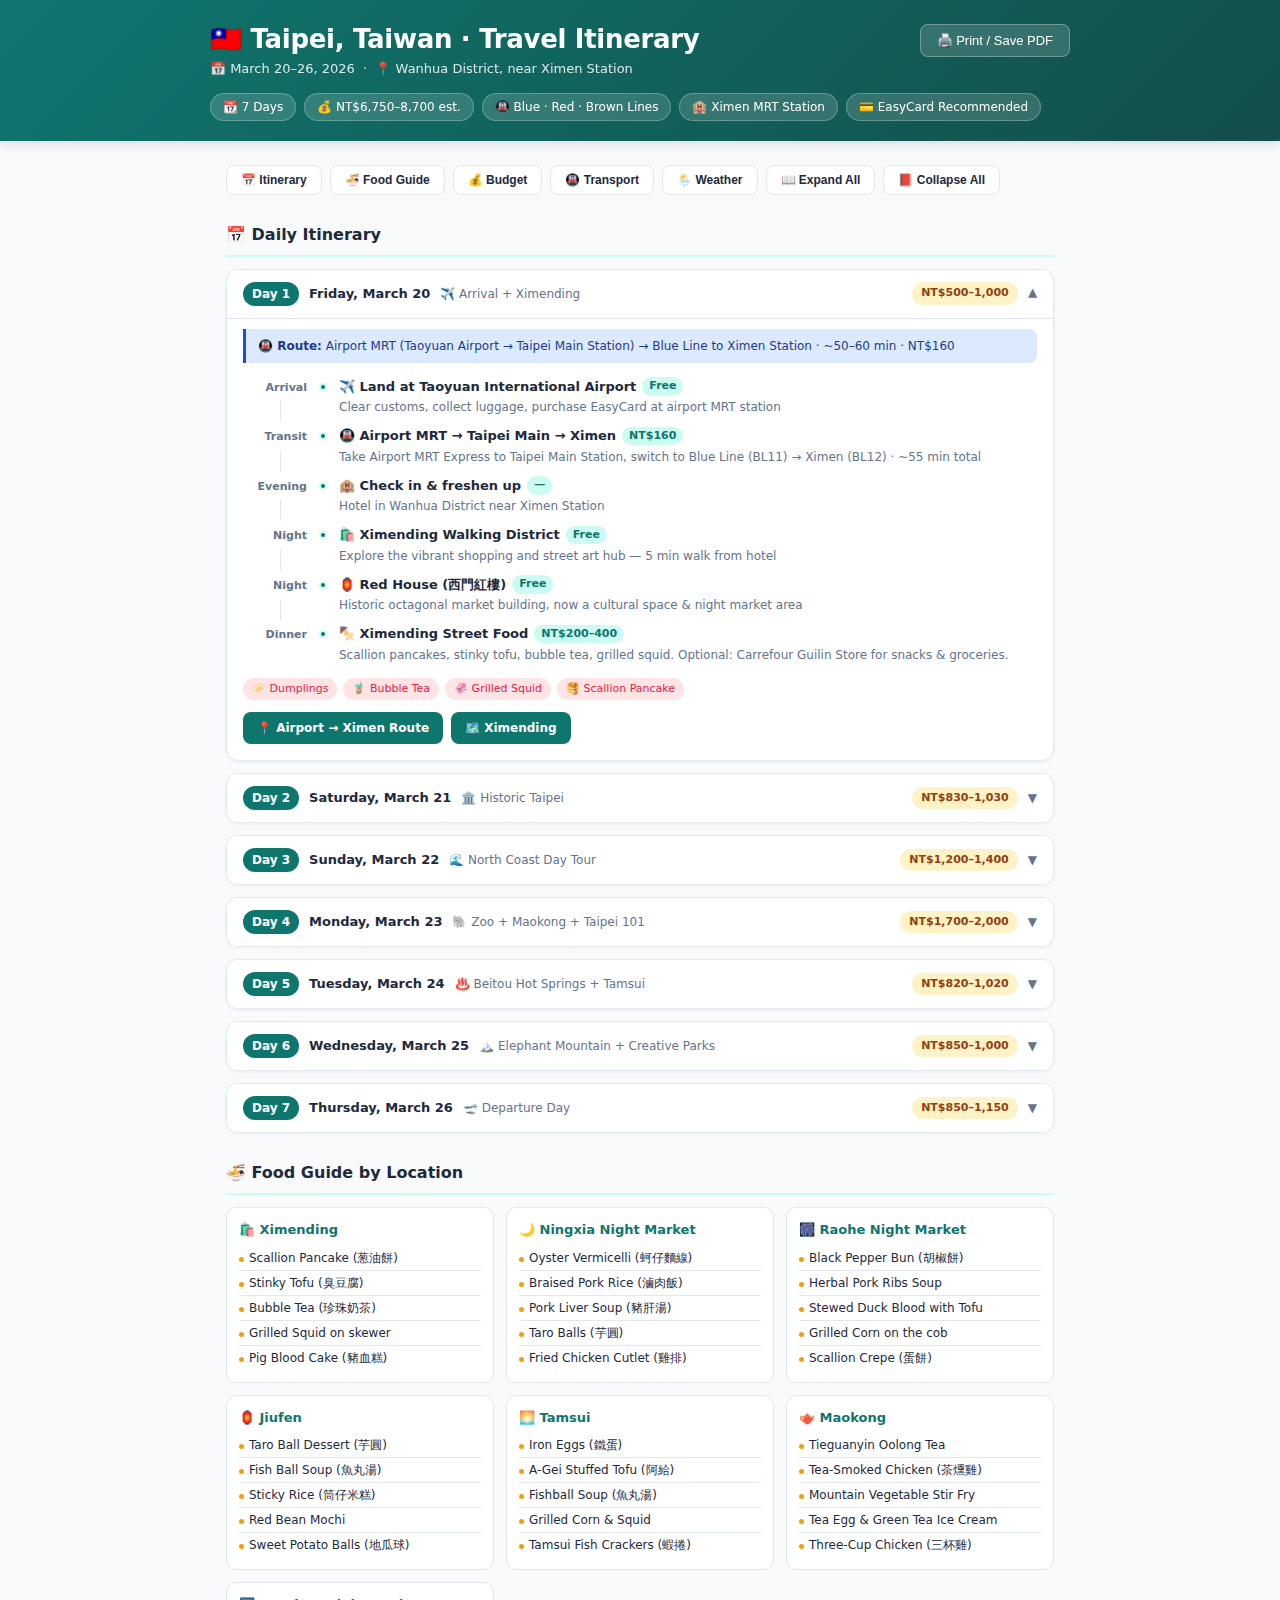
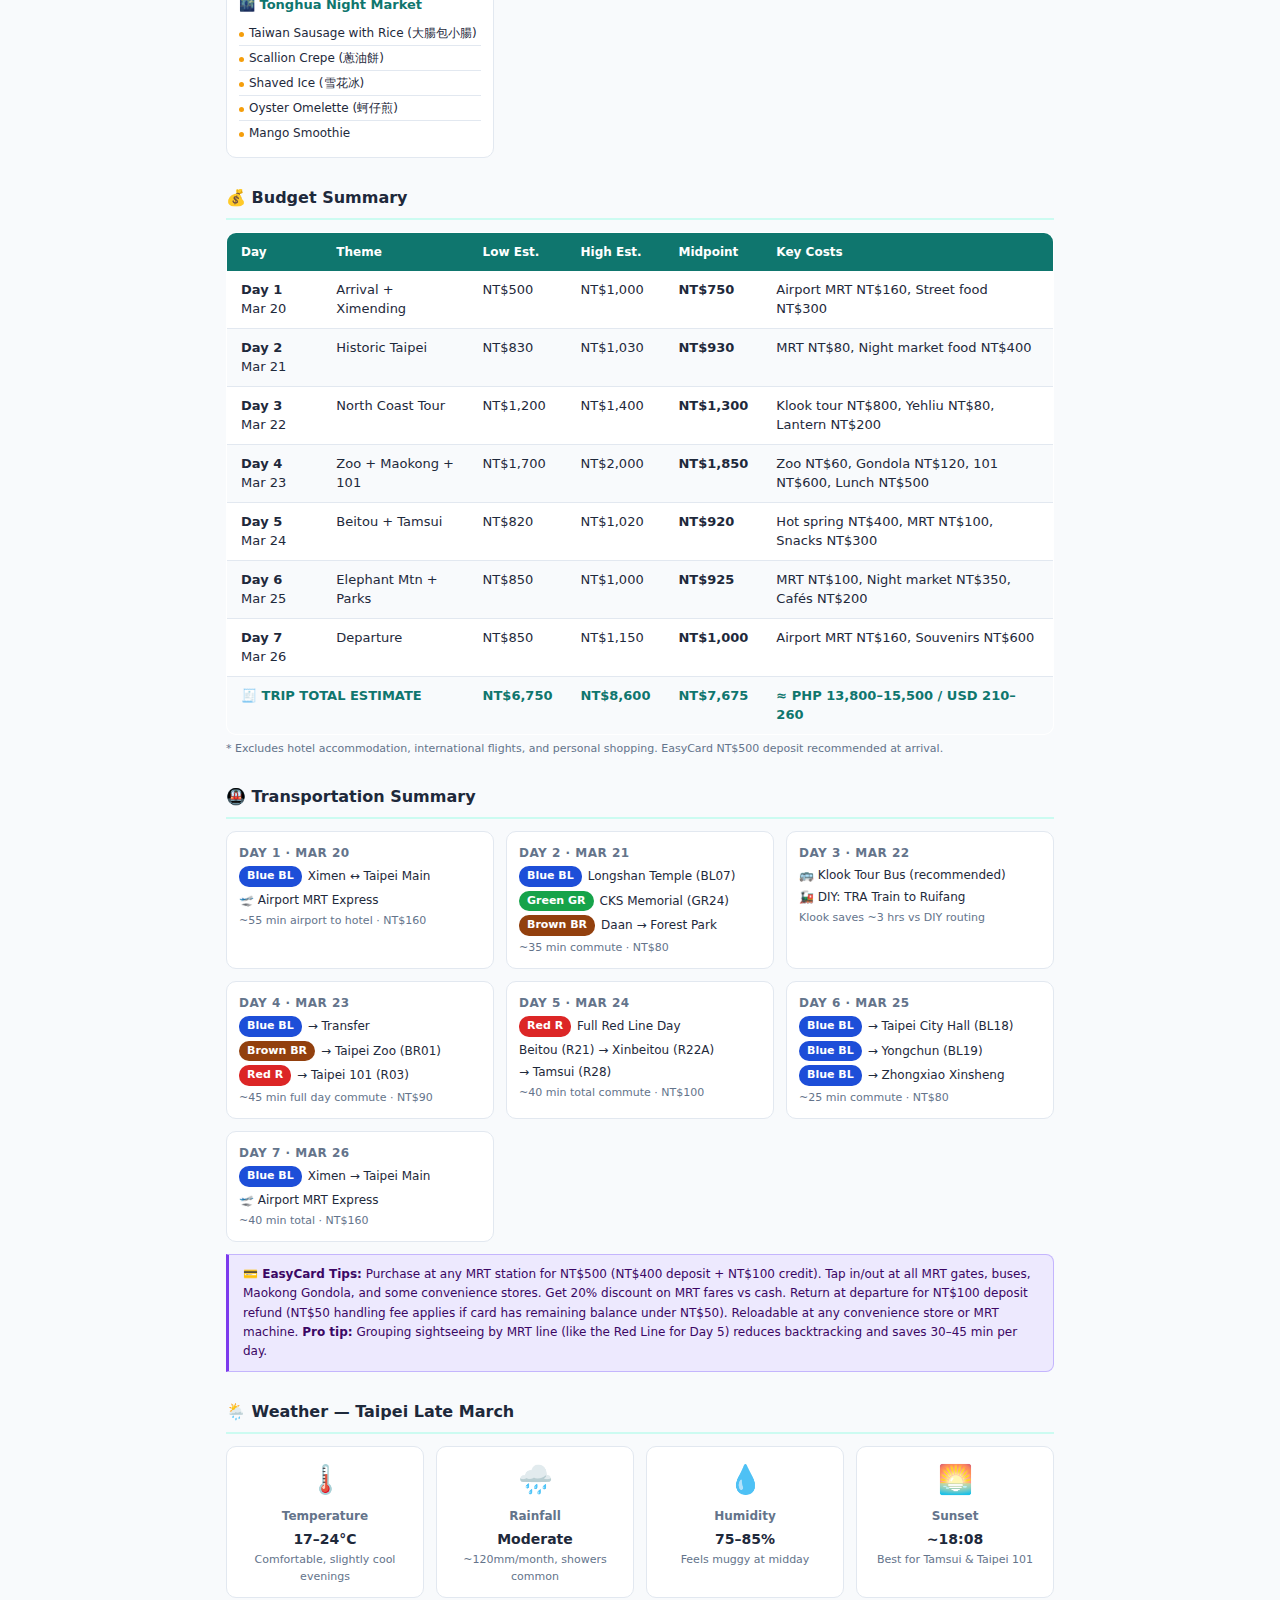
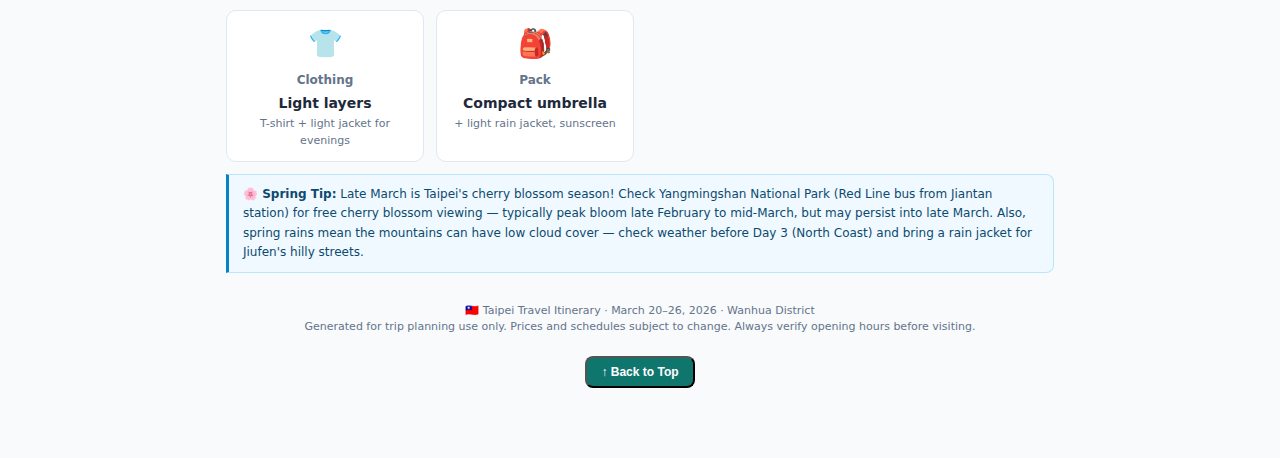
<file: travel.html>
<!DOCTYPE html>
<html lang="en">
<head>
<meta charset="UTF-8">
<meta name="viewport" content="width=device-width, initial-scale=1.0">
<title>Taipei Travel Itinerary · March 20–26, 2026</title>
<style>
  :root {
    --primary: #0f766e;
    --primary-light: #ccfbf1;
    --accent: #f59e0b;
    --accent-light: #fef3c7;
    --text: #1e293b;
    --text-muted: #64748b;
    --border: #e2e8f0;
    --bg: #f8fafc;
    --card: #ffffff;
    --blue: #1d4ed8;
    --blue-light: #dbeafe;
    --rose: #e11d48;
    --rose-light: #ffe4e6;
    --purple: #7c3aed;
    --purple-light: #ede9fe;
  }

  * { box-sizing: border-box; margin: 0; padding: 0; }

  body {
    font-family: -apple-system, BlinkMacSystemFont, 'Segoe UI', system-ui, sans-serif;
    background: var(--bg);
    color: var(--text);
    font-size: 14px;
    line-height: 1.5;
  }

  /* HEADER */
  .site-header {
    background: linear-gradient(135deg, #0f766e 0%, #134e4a 100%);
    color: white;
    padding: 24px 16px 20px;
    position: sticky;
    top: 0;
    z-index: 100;
    box-shadow: 0 2px 12px rgba(0,0,0,0.15);
  }

  .header-inner {
    max-width: 860px;
    margin: 0 auto;
  }

  .header-top {
    display: flex;
    align-items: flex-start;
    justify-content: space-between;
    flex-wrap: wrap;
    gap: 12px;
    margin-bottom: 14px;
  }

  .trip-title {
    font-size: clamp(18px, 4vw, 26px);
    font-weight: 700;
    letter-spacing: -0.3px;
    line-height: 1.2;
  }

  .trip-subtitle {
    font-size: 13px;
    opacity: 0.85;
    margin-top: 4px;
  }

  .print-btn {
    background: rgba(255,255,255,0.15);
    border: 1px solid rgba(255,255,255,0.3);
    color: white;
    padding: 8px 16px;
    border-radius: 8px;
    cursor: pointer;
    font-size: 13px;
    font-weight: 500;
    display: flex;
    align-items: center;
    gap: 6px;
    transition: background 0.2s;
    white-space: nowrap;
    flex-shrink: 0;
  }

  .print-btn:hover { background: rgba(255,255,255,0.25); }

  .badges {
    display: flex;
    flex-wrap: wrap;
    gap: 8px;
  }

  .badge {
    background: rgba(255,255,255,0.15);
    border: 1px solid rgba(255,255,255,0.25);
    border-radius: 20px;
    padding: 4px 12px;
    font-size: 12px;
    font-weight: 500;
    display: flex;
    align-items: center;
    gap: 5px;
  }

  /* MAIN */
  .main {
    max-width: 860px;
    margin: 0 auto;
    padding: 20px 16px 60px;
  }

  /* SECTION TITLES */
  .section-title {
    font-size: 16px;
    font-weight: 700;
    color: var(--text);
    margin: 28px 0 12px;
    display: flex;
    align-items: center;
    gap: 8px;
    padding-bottom: 8px;
    border-bottom: 2px solid var(--primary-light);
  }

  /* DAY CARDS */
  .day-card {
    background: var(--card);
    border: 1px solid var(--border);
    border-radius: 12px;
    margin-bottom: 12px;
    overflow: hidden;
    box-shadow: 0 1px 4px rgba(0,0,0,0.05);
    page-break-inside: avoid;
    break-inside: avoid;
  }

  .day-header {
    display: flex;
    align-items: center;
    justify-content: space-between;
    padding: 12px 16px;
    cursor: pointer;
    user-select: none;
    background: var(--card);
    transition: background 0.15s;
    gap: 10px;
    flex-wrap: wrap;
  }

  .day-header:hover { background: #f1f5f9; }

  .day-header-left {
    display: flex;
    align-items: center;
    gap: 10px;
    flex-wrap: wrap;
    flex: 1;
    min-width: 0;
  }

  .day-number {
    background: var(--primary);
    color: white;
    font-size: 12px;
    font-weight: 700;
    padding: 3px 9px;
    border-radius: 20px;
    white-space: nowrap;
  }

  .day-date {
    font-size: 13px;
    font-weight: 600;
    color: var(--text);
  }

  .day-label {
    font-size: 12px;
    color: var(--text-muted);
  }

  .day-budget-badge {
    background: var(--accent-light);
    color: #92400e;
    font-size: 11px;
    font-weight: 600;
    padding: 3px 9px;
    border-radius: 20px;
    white-space: nowrap;
  }

  .day-chevron {
    color: var(--text-muted);
    font-size: 12px;
    transition: transform 0.2s;
    flex-shrink: 0;
  }

  .day-chevron.open { transform: rotate(180deg); }

  .day-body {
    padding: 0 16px 16px;
    border-top: 1px solid var(--border);
  }

  .day-body.hidden { display: none; }

  /* TIME BLOCKS */
  .schedule {
    margin: 14px 0;
  }

  .time-block {
    display: flex;
    gap: 12px;
    margin-bottom: 10px;
    position: relative;
  }

  .time-block:not(:last-child)::after {
    content: '';
    position: absolute;
    left: 37px;
    top: 24px;
    bottom: -6px;
    width: 1px;
    background: var(--border);
  }

  .time-col {
    flex-shrink: 0;
    width: 64px;
    font-size: 11px;
    font-weight: 600;
    color: var(--text-muted);
    padding-top: 3px;
    text-align: right;
  }

  .time-dot {
    flex-shrink: 0;
    width: 8px;
    height: 8px;
    border-radius: 50%;
    background: var(--primary);
    margin-top: 6px;
    border: 2px solid var(--primary-light);
  }

  .time-content {
    flex: 1;
    min-width: 0;
  }

  .time-title {
    font-size: 13px;
    font-weight: 600;
    color: var(--text);
    display: flex;
    align-items: center;
    gap: 6px;
    flex-wrap: wrap;
  }

  .time-cost {
    font-size: 11px;
    background: var(--primary-light);
    color: var(--primary);
    padding: 1px 7px;
    border-radius: 10px;
    font-weight: 600;
  }

  .time-desc {
    font-size: 12px;
    color: var(--text-muted);
    margin-top: 2px;
  }

  /* MRT INFO */
  .mrt-info {
    background: var(--blue-light);
    border-left: 3px solid var(--blue);
    border-radius: 0 8px 8px 0;
    padding: 8px 12px;
    margin: 10px 0;
    font-size: 12px;
    color: #1e3a8a;
  }

  .mrt-info strong { font-weight: 600; }

  /* FOOD TAGS */
  .food-tags {
    display: flex;
    flex-wrap: wrap;
    gap: 6px;
    margin-top: 8px;
  }

  .food-tag {
    background: var(--rose-light);
    color: var(--rose);
    font-size: 11px;
    font-weight: 500;
    padding: 3px 9px;
    border-radius: 20px;
    display: flex;
    align-items: center;
    gap: 3px;
  }

  /* BUTTONS */
  .btn-row {
    display: flex;
    gap: 8px;
    flex-wrap: wrap;
    margin-top: 12px;
  }

  .btn-maps {
    display: inline-flex;
    align-items: center;
    gap: 5px;
    background: var(--primary);
    color: white;
    text-decoration: none;
    padding: 7px 14px;
    border-radius: 8px;
    font-size: 12px;
    font-weight: 600;
    transition: background 0.2s;
  }

  .btn-maps:hover { background: #0d6460; }

  .btn-klook {
    display: inline-flex;
    align-items: center;
    gap: 5px;
    background: #ff5c00;
    color: white;
    text-decoration: none;
    padding: 7px 14px;
    border-radius: 8px;
    font-size: 12px;
    font-weight: 600;
    transition: background 0.2s;
  }

  .btn-klook:hover { background: #e05200; }

  .btn-outline {
    display: inline-flex;
    align-items: center;
    gap: 5px;
    background: white;
    color: var(--text);
    text-decoration: none;
    padding: 7px 14px;
    border-radius: 8px;
    font-size: 12px;
    font-weight: 600;
    border: 1px solid var(--border);
    transition: background 0.2s;
    cursor: pointer;
  }

  .btn-outline:hover { background: var(--bg); }

  /* WARNING NOTE */
  .warning-note {
    background: #fefce8;
    border: 1px solid #fde047;
    border-left: 3px solid #f59e0b;
    border-radius: 0 8px 8px 0;
    padding: 8px 12px;
    font-size: 12px;
    color: #78350f;
    margin-top: 10px;
  }

  /* FOOD GUIDE */
  .food-grid {
    display: grid;
    grid-template-columns: repeat(auto-fill, minmax(230px, 1fr));
    gap: 12px;
    margin-top: 4px;
  }

  .food-card {
    background: var(--card);
    border: 1px solid var(--border);
    border-radius: 10px;
    padding: 12px;
    page-break-inside: avoid;
    break-inside: avoid;
  }

  .food-card-title {
    font-size: 13px;
    font-weight: 700;
    color: var(--primary);
    margin-bottom: 6px;
    display: flex;
    align-items: center;
    gap: 5px;
  }

  .food-item {
    font-size: 12px;
    color: var(--text);
    padding: 3px 0;
    border-bottom: 1px solid var(--border);
    display: flex;
    align-items: baseline;
    gap: 5px;
  }

  .food-item:last-child { border-bottom: none; }

  .food-dot {
    width: 5px;
    height: 5px;
    border-radius: 50%;
    background: var(--accent);
    flex-shrink: 0;
    margin-top: 5px;
  }

  /* BUDGET TABLE */
  .budget-table {
    width: 100%;
    border-collapse: collapse;
    background: var(--card);
    border-radius: 10px;
    overflow: hidden;
    border: 1px solid var(--border);
    font-size: 13px;
  }

  .budget-table th {
    background: var(--primary);
    color: white;
    padding: 10px 14px;
    text-align: left;
    font-weight: 600;
    font-size: 12px;
  }

  .budget-table td {
    padding: 9px 14px;
    border-bottom: 1px solid var(--border);
    vertical-align: top;
  }

  .budget-table tr:last-child td { border-bottom: none; }
  .budget-table tr:nth-child(even) td { background: #f8fafc; }
  .budget-table .total-row td {
    background: var(--primary-light);
    font-weight: 700;
    color: var(--primary);
  }

  /* TRANSPORT */
  .transport-grid {
    display: grid;
    grid-template-columns: repeat(auto-fill, minmax(230px, 1fr));
    gap: 12px;
    margin-top: 4px;
  }

  .transport-card {
    background: var(--card);
    border: 1px solid var(--border);
    border-radius: 10px;
    padding: 12px;
  }

  .transport-day {
    font-size: 12px;
    font-weight: 700;
    color: var(--text-muted);
    text-transform: uppercase;
    letter-spacing: 0.5px;
    margin-bottom: 4px;
  }

  .transport-line {
    display: flex;
    align-items: center;
    gap: 6px;
    margin-bottom: 4px;
    font-size: 12px;
  }

  .mrt-pill {
    padding: 2px 8px;
    border-radius: 10px;
    font-size: 11px;
    font-weight: 700;
    white-space: nowrap;
  }

  .mrt-blue { background: #1d4ed8; color: white; }
  .mrt-red { background: #dc2626; color: white; }
  .mrt-brown { background: #92400e; color: white; }
  .mrt-green { background: #16a34a; color: white; }
  .mrt-orange { background: #ea580c; color: white; }

  /* WEATHER */
  .weather-grid {
    display: grid;
    grid-template-columns: repeat(auto-fill, minmax(190px, 1fr));
    gap: 12px;
    margin-top: 4px;
  }

  .weather-card {
    background: var(--card);
    border: 1px solid var(--border);
    border-radius: 10px;
    padding: 12px;
    text-align: center;
  }

  .weather-icon { font-size: 28px; margin-bottom: 6px; }
  .weather-label { font-size: 12px; font-weight: 700; color: var(--text-muted); margin-bottom: 4px; }
  .weather-value { font-size: 14px; font-weight: 600; color: var(--text); }
  .weather-sub { font-size: 11px; color: var(--text-muted); margin-top: 2px; }

  /* EASYCARD TIP */
  .tip-box {
    background: var(--purple-light);
    border: 1px solid #c4b5fd;
    border-left: 3px solid var(--purple);
    border-radius: 0 8px 8px 0;
    padding: 10px 14px;
    font-size: 12px;
    color: #3b0764;
    margin-top: 12px;
    line-height: 1.6;
  }

  .tip-box strong { font-weight: 700; }

  /* DIVIDER */
  .divider {
    height: 1px;
    background: var(--border);
    margin: 6px 0;
  }

  /* PRINT STYLES */
  @media print {
    body { background: white; font-size: 12px; }
    .site-header { position: static; background: white !important; color: black !important; border-bottom: 2px solid #0f766e; box-shadow: none; }
    .trip-title { color: #0f766e !important; }
    .badge { background: #e2e8f0 !important; color: black !important; border-color: #cbd5e1 !important; }
    .print-btn { display: none !important; }
    .day-card { box-shadow: none; border: 1px solid #cbd5e1; }
    .day-header { cursor: default; }
    .day-body.hidden { display: block !important; }
    .day-chevron { display: none; }
    .main { padding: 12px 0; }
    .btn-maps, .btn-klook {
      background: transparent !important;
      color: #0f766e !important;
      border: 1px solid #0f766e !important;
      text-decoration: none;
    }
    a[href]::after { content: " (" attr(href) ")"; font-size: 9px; color: #666; }
    .btn-maps::after, .btn-klook::after { display: none; }
    .section-title { color: #0f766e; }
    .day-number { background: #0f766e !important; }
    .budget-table th { background: #0f766e !important; }
  }

  @media (max-width: 600px) {
    .food-grid, .transport-grid, .weather-grid { grid-template-columns: 1fr 1fr; }
    .budget-table { font-size: 11px; }
    .budget-table th, .budget-table td { padding: 7px 10px; }
  }

  @media (max-width: 400px) {
    .food-grid, .transport-grid, .weather-grid { grid-template-columns: 1fr; }
  }
</style>
</head>
<body>

<header class="site-header" id="top">
  <div class="header-inner">
    <div class="header-top">
      <div>
        <div class="trip-title">🇹🇼 Taipei, Taiwan · Travel Itinerary</div>
        <div class="trip-subtitle">📅 March 20–26, 2026 &nbsp;·&nbsp; 📍 Wanhua District, near Ximen Station</div>
      </div>
      <button class="print-btn" onclick="window.print()">🖨️ Print / Save PDF</button>
    </div>
    <div class="badges">
      <span class="badge">📆 7 Days</span>
      <span class="badge">💰 NT$6,750–8,700 est.</span>
      <span class="badge">🚇 Blue · Red · Brown Lines</span>
      <span class="badge">🏨 Ximen MRT Station</span>
      <span class="badge">💳 EasyCard Recommended</span>
    </div>
  </div>
</header>

<main class="main">

  <!-- NAV TABS -->
  <div style="display:flex;gap:8px;flex-wrap:wrap;margin-bottom:4px;margin-top:4px;">
    <button class="btn-outline" onclick="scrollTo('itinerary')">📅 Itinerary</button>
    <button class="btn-outline" onclick="scrollTo('food')">🍜 Food Guide</button>
    <button class="btn-outline" onclick="scrollTo('budget')">💰 Budget</button>
    <button class="btn-outline" onclick="scrollTo('transport')">🚇 Transport</button>
    <button class="btn-outline" onclick="scrollTo('weather')">🌦️ Weather</button>
    <button class="btn-outline" onclick="expandAll()">📖 Expand All</button>
    <button class="btn-outline" onclick="collapseAll()">📕 Collapse All</button>
  </div>

  <!-- ITINERARY -->
  <div class="section-title" id="itinerary">📅 Daily Itinerary</div>

  <!-- DAY 1 -->
  <div class="day-card">
    <div class="day-header" onclick="toggle(this)">
      <div class="day-header-left">
        <span class="day-number">Day 1</span>
        <span class="day-date">Friday, March 20</span>
        <span class="day-label">✈️ Arrival + Ximending</span>
      </div>
      <span class="day-budget-badge">NT$500–1,000</span>
      <span class="day-chevron open">▼</span>
    </div>
    <div class="day-body">
      <div class="mrt-info">
        <strong>🚇 Route:</strong> Airport MRT (Taoyuan Airport → Taipei Main Station) → Blue Line to Ximen Station · ~50–60 min · NT$160
      </div>
      <div class="schedule">
        <div class="time-block">
          <div class="time-col">Arrival</div>
          <div class="time-dot"></div>
          <div class="time-content">
            <div class="time-title">✈️ Land at Taoyuan International Airport <span class="time-cost">Free</span></div>
            <div class="time-desc">Clear customs, collect luggage, purchase EasyCard at airport MRT station</div>
          </div>
        </div>
        <div class="time-block">
          <div class="time-col">Transit</div>
          <div class="time-dot"></div>
          <div class="time-content">
            <div class="time-title">🚇 Airport MRT → Taipei Main → Ximen <span class="time-cost">NT$160</span></div>
            <div class="time-desc">Take Airport MRT Express to Taipei Main Station, switch to Blue Line (BL11) → Ximen (BL12) · ~55 min total</div>
          </div>
        </div>
        <div class="time-block">
          <div class="time-col">Evening</div>
          <div class="time-dot"></div>
          <div class="time-content">
            <div class="time-title">🏨 Check in &amp; freshen up <span class="time-cost">—</span></div>
            <div class="time-desc">Hotel in Wanhua District near Ximen Station</div>
          </div>
        </div>
        <div class="time-block">
          <div class="time-col">Night</div>
          <div class="time-dot"></div>
          <div class="time-content">
            <div class="time-title">🛍️ Ximending Walking District <span class="time-cost">Free</span></div>
            <div class="time-desc">Explore the vibrant shopping and street art hub — 5 min walk from hotel</div>
          </div>
        </div>
        <div class="time-block">
          <div class="time-col">Night</div>
          <div class="time-dot"></div>
          <div class="time-content">
            <div class="time-title">🏮 Red House (西門紅樓) <span class="time-cost">Free</span></div>
            <div class="time-desc">Historic octagonal market building, now a cultural space &amp; night market area</div>
          </div>
        </div>
        <div class="time-block">
          <div class="time-col">Dinner</div>
          <div class="time-dot"></div>
          <div class="time-content">
            <div class="time-title">🍢 Ximending Street Food <span class="time-cost">NT$200–400</span></div>
            <div class="time-desc">Scallion pancakes, stinky tofu, bubble tea, grilled squid. Optional: Carrefour Guilin Store for snacks &amp; groceries.</div>
          </div>
        </div>
      </div>
      <div class="food-tags">
        <span class="food-tag">🥟 Dumplings</span>
        <span class="food-tag">🧋 Bubble Tea</span>
        <span class="food-tag">🦑 Grilled Squid</span>
        <span class="food-tag">🥞 Scallion Pancake</span>
      </div>
      <div class="btn-row">
        <a class="btn-maps" href="https://www.google.com/maps/dir/Taoyuan+International+Airport/Ximen+Station,+Taipei" target="_blank" rel="noopener">📍 Airport → Ximen Route</a>
        <a class="btn-maps" href="https://www.google.com/maps/search/Ximending+Walking+District+Taipei" target="_blank" rel="noopener">🗺️ Ximending</a>
      </div>
    </div>
  </div>

  <!-- DAY 2 -->
  <div class="day-card">
    <div class="day-header" onclick="toggle(this)">
      <div class="day-header-left">
        <span class="day-number">Day 2</span>
        <span class="day-date">Saturday, March 21</span>
        <span class="day-label">🏛️ Historic Taipei</span>
      </div>
      <span class="day-budget-badge">NT$830–1,030</span>
      <span class="day-chevron">▼</span>
    </div>
    <div class="day-body hidden">
      <div class="mrt-info">
        <strong>🚇 Route:</strong> Ximen (BL12) → Longshan Temple (BL07) – 3 stops, Blue Line · ~6 min · CKS Memorial: Ximen → Chiang Kai-shek (GR24) transfer at Taipei Main (BL12 → GR24) · ~12 min
      </div>
      <div class="schedule">
        <div class="time-block">
          <div class="time-col">Morning</div>
          <div class="time-dot"></div>
          <div class="time-content">
            <div class="time-title">🛕 Longshan Temple <span class="time-cost">Free</span></div>
            <div class="time-desc">One of Taipei's most sacred temples. Blue Line from Ximen to Longshan Temple station (BL07), 3 stops. Opens 6am.</div>
          </div>
        </div>
        <div class="time-block">
          <div class="time-col">Morning</div>
          <div class="time-dot"></div>
          <div class="time-content">
            <div class="time-title">🧱 Bopiliao Historic Block <span class="time-cost">Free</span></div>
            <div class="time-desc">200m walk from Longshan Temple. Restored Qing-dynasty street with art galleries and cafes.</div>
          </div>
        </div>
        <div class="time-block">
          <div class="time-col">Midday</div>
          <div class="time-dot"></div>
          <div class="time-content">
            <div class="time-title">🏛️ Chiang Kai-shek Memorial Hall <span class="time-cost">Free</span></div>
            <div class="time-desc">MRT: Longshan Temple → Taipei Main (Blue) → Chiang Kai-shek (Green Line, GR24). Change of the guard ceremony every hour.</div>
          </div>
        </div>
        <div class="time-block">
          <div class="time-col">Afternoon</div>
          <div class="time-dot"></div>
          <div class="time-content">
            <div class="time-title">🌳 Daan Forest Park <span class="time-cost">Free</span></div>
            <div class="time-desc">MRT: CKS Memorial Hall (GR24) → Daan Forest Park (BR13, Brown Line transfer at Guting). Taipei's Central Park — great for relaxing walk.</div>
          </div>
        </div>
        <div class="time-block">
          <div class="time-col">Evening</div>
          <div class="time-dot"></div>
          <div class="time-content">
            <div class="time-title">🌙 Ningxia Night Market <span class="time-cost">NT$300–500</span></div>
            <div class="time-desc">MRT back toward Taipei Main area, take taxi/bus to Ningxia Rd. Famous for oyster vermicelli, pork liver soup, taro balls.</div>
          </div>
        </div>
      </div>
      <div class="food-tags">
        <span class="food-tag">🦪 Oyster Vermicelli</span>
        <span class="food-tag">🍢 Braised Pork Rice</span>
        <span class="food-tag">🍡 Taro Balls</span>
        <span class="food-tag">🥣 Pork Liver Soup</span>
      </div>
      <div class="btn-row">
        <a class="btn-maps" href="https://www.google.com/maps/dir/Ximen+MRT+Station/Longshan+Temple+Taipei/Bopiliao+Historic+Block/Chiang+Kai-shek+Memorial+Hall/Daan+Forest+Park/Ningxia+Night+Market+Taipei" target="_blank" rel="noopener">📍 Day 2 Full Route</a>
        <a class="btn-maps" href="https://www.google.com/maps/search/Ningxia+Night+Market+Taipei" target="_blank" rel="noopener">🗺️ Ningxia Night Market</a>
      </div>
    </div>
  </div>

  <!-- DAY 3 -->
  <div class="day-card">
    <div class="day-header" onclick="toggle(this)">
      <div class="day-header-left">
        <span class="day-number">Day 3</span>
        <span class="day-date">Sunday, March 22</span>
        <span class="day-label">🌊 North Coast Day Tour</span>
      </div>
      <span class="day-budget-badge">NT$1,200–1,400</span>
      <span class="day-chevron">▼</span>
    </div>
    <div class="day-body hidden">
      <div class="mrt-info">
        <strong>🚇 Option A – Klook Tour:</strong> Pickup near hotel. Includes Yehliu + Jiufen + Shifen. ~10–11 hrs. Easiest option, no transfers.
      </div>
      <div class="mrt-info" style="background:#fef3c7;border-left-color:#f59e0b;color:#78350f;margin-top:6px;">
        <strong>🗺️ Option B – DIY:</strong> Ximen → Taipei Main (Blue) → Ruifang Station (TRA train, ~50 min) → Bus to Jiufen → walk to Shifen (or taxi) → Yehliu by bus. ~3–4 hrs travel total. More flexible, slightly cheaper.
      </div>
      <div class="schedule">
        <div class="time-block">
          <div class="time-col">Morning</div>
          <div class="time-dot"></div>
          <div class="time-content">
            <div class="time-title">🧊 Yehliu Geopark <span class="time-cost">NT$80</span></div>
            <div class="time-desc">Stunning coastal rock formations including the famous "Queen's Head" — arrive early to beat crowds. ~1.5 hrs.</div>
          </div>
        </div>
        <div class="time-block">
          <div class="time-col">Midday</div>
          <div class="time-dot"></div>
          <div class="time-content">
            <div class="time-title">🏮 Jiufen Old Street <span class="time-cost">NT$300–400 food</span></div>
            <div class="time-desc">Inspiration for Studio Ghibli's "Spirited Away." Narrow alleys, lanterns, taro balls, and sea views. ~2 hrs.</div>
          </div>
        </div>
        <div class="time-block">
          <div class="time-col">Afternoon</div>
          <div class="time-dot"></div>
          <div class="time-content">
            <div class="time-title">🎆 Shifen Old Street + Sky Lanterns <span class="time-cost">NT$200 lantern</span></div>
            <div class="time-desc">Release a sky lantern over the river on the old train tracks — one of Taiwan's most iconic experiences. ~1.5 hrs.</div>
          </div>
        </div>
        <div class="time-block">
          <div class="time-col">Evening</div>
          <div class="time-dot"></div>
          <div class="time-content">
            <div class="time-title">🌙 Raohe Night Market <span class="time-cost">NT$300–400</span></div>
            <div class="time-desc">Return to Taipei. One of Taipei's oldest night markets at Songshan MRT. Try black pepper buns (胡椒餅)!</div>
          </div>
        </div>
      </div>
      <div class="food-tags">
        <span class="food-tag">🍡 Jiufen Taro Balls</span>
        <span class="food-tag">🥟 Black Pepper Bun</span>
        <span class="food-tag">🍢 Raohe BBQ</span>
        <span class="food-tag">🍵 Tea Eggs</span>
      </div>
      <div class="btn-row">
        <a class="btn-maps" href="https://www.google.com/maps/dir/Ximen+Station+Taipei/Yehliu+Geopark/Jiufen+Old+Street/Shifen+Old+Street/Raohe+Night+Market+Taipei" target="_blank" rel="noopener">📍 Day 3 Full Route</a>
        <a class="btn-klook" href="https://www.klook.com/en-PH/activity/1658-yehliu-jiufen-shifen-day-tour-taipei/" target="_blank" rel="noopener">🎟️ Book Klook Tour</a>
      </div>
    </div>
  </div>

  <!-- DAY 4 -->
  <div class="day-card">
    <div class="day-header" onclick="toggle(this)">
      <div class="day-header-left">
        <span class="day-number">Day 4</span>
        <span class="day-date">Monday, March 23</span>
        <span class="day-label">🐘 Zoo + Maokong + Taipei 101</span>
      </div>
      <span class="day-budget-badge">NT$1,700–2,000</span>
      <span class="day-chevron">▼</span>
    </div>
    <div class="day-body hidden">
      <div class="mrt-info">
        <strong>🚇 Route:</strong> Ximen (BL12) → Taipei Main (BL12) → transfer to Brown Line (BR) → Taipei Zoo (BR01) · ~35 min · EasyCard NT$30. Then Maokong Gondola from Zoo station.
      </div>
      <div class="schedule">
        <div class="time-block">
          <div class="time-col">Morning</div>
          <div class="time-dot"></div>
          <div class="time-content">
            <div class="time-title">🐼 Taipei Zoo <span class="time-cost">NT$60</span></div>
            <div class="time-desc">Asia's largest zoo with giant pandas! Blue Line → transfer to Brown Line (Daan station) → Taipei Zoo (BR01). Opens 9am. ~2 hrs.</div>
          </div>
        </div>
        <div class="time-block">
          <div class="time-col">Midday</div>
          <div class="time-dot"></div>
          <div class="time-content">
            <div class="time-title">🚡 Maokong Gondola <span class="time-cost">NT$120 round trip</span></div>
            <div class="time-desc">Scenic gondola ride up the mountain. Enjoy tea plantations, mountain views, and tea restaurants. ~3 hrs. Take gondola back.</div>
          </div>
        </div>
        <div class="time-block">
          <div class="time-col">Afternoon</div>
          <div class="time-dot"></div>
          <div class="time-content">
            <div class="time-title">🫖 Tea Lunch at Maokong <span class="time-cost">NT$400–600</span></div>
            <div class="time-desc">Try Tieguanyin oolong, tea-smoked chicken, and mountain vegetables at a hillside teahouse restaurant.</div>
          </div>
        </div>
        <div class="time-block">
          <div class="time-col">Evening</div>
          <div class="time-dot"></div>
          <div class="time-content">
            <div class="time-title">🏙️ Taipei 101 Observatory <span class="time-cost">NT$600</span></div>
            <div class="time-desc">Return by gondola → MRT to Taipei 101/World Trade Center (Red Line, R03). <strong>Sunset ~18:08 in late March</strong> — time your visit for golden hour views. 89F indoor + 91F outdoor decks.</div>
          </div>
        </div>
        <div class="time-block">
          <div class="time-col">Night</div>
          <div class="time-dot"></div>
          <div class="time-content">
            <div class="time-title">🌇 Xinyi District Night Views <span class="time-cost">NT$200–300 dinner</span></div>
            <div class="time-desc">Walk around Xinyi shopping district. Grab dinner at City Super or area restaurants before returning to Ximen.</div>
          </div>
        </div>
      </div>
      <div class="food-tags">
        <span class="food-tag">🫖 Oolong Tea</span>
        <span class="food-tag">🍗 Tea-Smoked Chicken</span>
        <span class="food-tag">🌿 Mountain Veggies</span>
      </div>
      <div class="btn-row">
        <a class="btn-maps" href="https://www.google.com/maps/dir/Ximen+Station+Taipei/Taipei+Zoo/Maokong+Gondola+Station/Taipei+101+Observatory" target="_blank" rel="noopener">📍 Day 4 Full Route</a>
        <a class="btn-klook" href="https://www.klook.com/en-PH/activity/181-taipei-101-observatory-ticket/" target="_blank" rel="noopener">🎟️ Taipei 101 Ticket</a>
      </div>
    </div>
  </div>

  <!-- DAY 5 -->
  <div class="day-card">
    <div class="day-header" onclick="toggle(this)">
      <div class="day-header-left">
        <span class="day-number">Day 5</span>
        <span class="day-date">Tuesday, March 24</span>
        <span class="day-label">♨️ Beitou Hot Springs + Tamsui</span>
      </div>
      <span class="day-budget-badge">NT$820–1,020</span>
      <span class="day-chevron">▼</span>
    </div>
    <div class="day-body hidden">
      <div class="mrt-info">
        <strong>🚇 Route:</strong> Ximen (BL12) → Taipei Main (BL12) → transfer to Red Line → Xinbeitou (R22A branch) for Beitou · ~35 min. Then Red Line back to Tamsui (R28). Full Red Line day.
      </div>
      <div class="schedule">
        <div class="time-block">
          <div class="time-col">Morning</div>
          <div class="time-dot"></div>
          <div class="time-content">
            <div class="time-title">♨️ Beitou Thermal Valley (地熱谷) <span class="time-cost">Free</span></div>
            <div class="time-desc">Eerie jade-green boiling spring. MRT to Xinbeitou station, 15-min walk. Opens 9am. Steam from 100°C sulfurous water.</div>
          </div>
        </div>
        <div class="time-block">
          <div class="time-col">Midday</div>
          <div class="time-dot"></div>
          <div class="time-content">
            <div class="time-title">🛁 Optional: Private Hot Spring Soak <span class="time-cost">NT$300–500/hr</span></div>
            <div class="time-desc">Book a private room at Spring City Resort or Millennium Hot Spring. Radium spring waters unique to Beitou. Bring swimwear!</div>
          </div>
        </div>
        <div class="time-block">
          <div class="time-col">Afternoon</div>
          <div class="time-dot"></div>
          <div class="time-content">
            <div class="time-title">🚇 MRT to Tamsui <span class="time-cost">NT$40</span></div>
            <div class="time-desc">Beitou → Xinbeitou → Beitou (MRT) → Red Line north → Tamsui (R28), ~25 min.</div>
          </div>
        </div>
        <div class="time-block">
          <div class="time-col">Afternoon</div>
          <div class="time-dot"></div>
          <div class="time-content">
            <div class="time-title">🏘️ Tamsui Old Street <span class="time-cost">NT$150–200 snacks</span></div>
            <div class="time-desc">Historic waterfront district. Try iron eggs, fish crackers, and the famous A-Gei tofu stuffed with glass noodles.</div>
          </div>
        </div>
        <div class="time-block">
          <div class="time-col">Sunset</div>
          <div class="time-dot"></div>
          <div class="time-content">
            <div class="time-title">🌅 Fisherman's Wharf Sunset <span class="time-cost">Free</span></div>
            <div class="time-desc"><strong>Sunset ~18:08 in late March</strong> — take the ferry or bike to Fisherman's Wharf. The "Lover's Bridge" lit at dusk is stunning. Best sunset spot in Taipei area!</div>
          </div>
        </div>
      </div>
      <div class="food-tags">
        <span class="food-tag">🥚 Iron Eggs (鐵蛋)</span>
        <span class="food-tag">🧀 A-Gei Tofu</span>
        <span class="food-tag">🐟 Fish Crackers</span>
        <span class="food-tag">🍡 Tamsui Fishballs</span>
      </div>
      <div class="btn-row">
        <a class="btn-maps" href="https://www.google.com/maps/dir/Ximen+Station+Taipei/Beitou+Thermal+Valley+Taipei/Tamsui+Old+Street/Fisherman%27s+Wharf+Tamsui" target="_blank" rel="noopener">📍 Day 5 Full Route</a>
        <a class="btn-maps" href="https://www.google.com/maps/search/Beitou+Hot+Spring+Taipei" target="_blank" rel="noopener">🗺️ Beitou Hot Springs</a>
      </div>
    </div>
  </div>

  <!-- DAY 6 -->
  <div class="day-card">
    <div class="day-header" onclick="toggle(this)">
      <div class="day-header-left">
        <span class="day-number">Day 6</span>
        <span class="day-date">Wednesday, March 25</span>
        <span class="day-label">🏔️ Elephant Mountain + Creative Parks</span>
      </div>
      <span class="day-budget-badge">NT$850–1,000</span>
      <span class="day-chevron">▼</span>
    </div>
    <div class="day-body hidden">
      <div class="mrt-info">
        <strong>🚇 Route:</strong> Ximen (BL12) → Taipei City Hall (BL18, Blue Line) · ~22 min → walk to Elephant Mountain. Then: Taipei City Hall → Yongchun (BL19) → Songshan Creative Park. Finish at Tonghua Night Market near Linjiang St.
      </div>
      <div class="schedule">
        <div class="time-block">
          <div class="time-col">Early AM</div>
          <div class="time-dot"></div>
          <div class="time-content">
            <div class="time-title">🏔️ Elephant Mountain Sunrise Hike <span class="time-cost">Free</span></div>
            <div class="time-desc">Go early (7–8am) to avoid heat and get best 101 views! Blue Line to Taipei City Hall (BL18), 15-min walk + 20-min hike up 1,120 stone steps. One of the best Taipei skyline views.</div>
          </div>
        </div>
        <div class="time-block">
          <div class="time-col">Morning</div>
          <div class="time-dot"></div>
          <div class="time-content">
            <div class="time-title">☕ Breakfast in Xinyi District <span class="time-cost">NT$100–150</span></div>
            <div class="time-desc">Post-hike breakfast at a local café near Taipei City Hall. Congee or soy milk + fried dough (油條).</div>
          </div>
        </div>
        <div class="time-block">
          <div class="time-col">Midday</div>
          <div class="time-dot"></div>
          <div class="time-content">
            <div class="time-title">🎨 Songshan Cultural &amp; Creative Park <span class="time-cost">Free</span></div>
            <div class="time-desc">MRT to Yongchun (BL19), 10-min walk. Repurposed tobacco factory with design exhibitions, shops, and cafés. ~1.5 hrs.</div>
          </div>
        </div>
        <div class="time-block">
          <div class="time-col">Afternoon</div>
          <div class="time-dot"></div>
          <div class="time-content">
            <div class="time-title">🏭 Huashan 1914 Creative Park <span class="time-cost">Free entry</span></div>
            <div class="time-desc">MRT to Zhongxiao Xinsheng (BL15), short walk. Former winery transformed into arts space with indie shops, exhibitions, and food stalls. ~1.5 hrs.</div>
          </div>
        </div>
        <div class="time-block">
          <div class="time-col">Evening</div>
          <div class="time-dot"></div>
          <div class="time-content">
            <div class="time-title">🌙 Tonghua Night Market (Linjiang St.) <span class="time-cost">NT$300–400</span></div>
            <div class="time-desc">MRT to Linan (BR10) or Daan (BR12). More local, less touristy night market. Great for Taiwan sausage, scallion crepes, and shaved ice.</div>
          </div>
        </div>
      </div>
      <div class="food-tags">
        <span class="food-tag">🌭 Taiwan Sausage</span>
        <span class="food-tag">🫔 Scallion Crepe</span>
        <span class="food-tag">🍧 Shaved Ice</span>
        <span class="food-tag">🥣 Braised Pork Rice</span>
      </div>
      <div class="btn-row">
        <a class="btn-maps" href="https://www.google.com/maps/dir/Ximen+Station+Taipei/Elephant+Mountain+Taipei/Songshan+Cultural+Creative+Park+Taipei/Huashan+1914+Creative+Park+Taipei/Tonghua+Night+Market+Taipei" target="_blank" rel="noopener">📍 Day 6 Full Route</a>
        <a class="btn-maps" href="https://www.google.com/maps/search/Elephant+Mountain+Taipei+hiking+trail" target="_blank" rel="noopener">🗺️ Elephant Mountain Trail</a>
      </div>
    </div>
  </div>

  <!-- DAY 7 -->
  <div class="day-card">
    <div class="day-header" onclick="toggle(this)">
      <div class="day-header-left">
        <span class="day-number">Day 7</span>
        <span class="day-date">Thursday, March 26</span>
        <span class="day-label">🛫 Departure Day</span>
      </div>
      <span class="day-budget-badge">NT$850–1,150</span>
      <span class="day-chevron">▼</span>
    </div>
    <div class="day-body hidden">
      <div class="warning-note">
        ⚠️ <strong>Important:</strong> Leave your hotel at least 3–4 hours before your flight departure. Airport MRT takes ~40 min from Taipei Main Station. Allow time for check-in and immigration.
      </div>
      <div class="mrt-info" style="margin-top:10px;">
        <strong>🚇 Departure Route:</strong> Ximen (BL12) → Taipei Main Station (BL12) → Airport MRT Express → Terminal 1 or 2 · ~40 min · NT$160
      </div>
      <div class="schedule">
        <div class="time-block">
          <div class="time-col">Morning</div>
          <div class="time-dot"></div>
          <div class="time-content">
            <div class="time-title">☕ Breakfast at Hotel / Local Café <span class="time-cost">NT$100–150</span></div>
            <div class="time-desc">Enjoy a final Taiwanese breakfast: sweet potato congee, steamed buns, or soy milk with 油條 (fried dough).</div>
          </div>
        </div>
        <div class="time-block">
          <div class="time-col">Morning</div>
          <div class="time-dot"></div>
          <div class="time-content">
            <div class="time-title">🛍️ Final Shopping at Ximending <span class="time-cost">NT$500–800</span></div>
            <div class="time-desc">Last-minute souvenirs, snacks, and gifts. Try pineapple cakes (鳳梨酥) for gifts — available at many bakeries. Check hotel luggage storage if needed.</div>
          </div>
        </div>
        <div class="time-block">
          <div class="time-col">Depart</div>
          <div class="time-dot"></div>
          <div class="time-content">
            <div class="time-title">🏨 Hotel Checkout &amp; Luggage <span class="time-cost">—</span></div>
            <div class="time-desc">Check out. Confirm luggage is within airline limits. Head to Ximen MRT station.</div>
          </div>
        </div>
        <div class="time-block">
          <div class="time-col">Transit</div>
          <div class="time-dot"></div>
          <div class="time-content">
            <div class="time-title">🚇 MRT to Taipei Main → Airport <span class="time-cost">NT$160</span></div>
            <div class="time-desc">Blue Line from Ximen → Taipei Main. Take Airport MRT Express to Taoyuan Terminal 1 or 2. Runs every ~15 min.</div>
          </div>
        </div>
        <div class="time-block">
          <div class="time-col">Airport</div>
          <div class="time-dot"></div>
          <div class="time-content">
            <div class="time-title">✈️ Departure from Taoyuan Airport <span class="time-cost">—</span></div>
            <div class="time-desc">Return EasyCard for NT$100 deposit refund (keep NT$50 service fee in mind). Enjoy duty-free shopping at T2.</div>
          </div>
        </div>
      </div>
      <div class="food-tags">
        <span class="food-tag">🍍 Pineapple Cakes</span>
        <span class="food-tag">🫖 Sun Moon Lake Tea</span>
        <span class="food-tag">🍪 Nougat Crackers</span>
      </div>
      <div class="btn-row">
        <a class="btn-maps" href="https://www.google.com/maps/dir/Ximen+Station+Taipei/Taipei+Main+Station/Taoyuan+International+Airport" target="_blank" rel="noopener">📍 Hotel → Airport Route</a>
      </div>
    </div>
  </div>

  <!-- FOOD GUIDE -->
  <div class="section-title" id="food">🍜 Food Guide by Location</div>
  <div class="food-grid">
    <div class="food-card">
      <div class="food-card-title">🛍️ Ximending</div>
      <div class="food-item"><span class="food-dot"></span>Scallion Pancake (葱油餅)</div>
      <div class="food-item"><span class="food-dot"></span>Stinky Tofu (臭豆腐)</div>
      <div class="food-item"><span class="food-dot"></span>Bubble Tea (珍珠奶茶)</div>
      <div class="food-item"><span class="food-dot"></span>Grilled Squid on skewer</div>
      <div class="food-item"><span class="food-dot"></span>Pig Blood Cake (豬血糕)</div>
    </div>
    <div class="food-card">
      <div class="food-card-title">🌙 Ningxia Night Market</div>
      <div class="food-item"><span class="food-dot"></span>Oyster Vermicelli (蚵仔麵線)</div>
      <div class="food-item"><span class="food-dot"></span>Braised Pork Rice (滷肉飯)</div>
      <div class="food-item"><span class="food-dot"></span>Pork Liver Soup (豬肝湯)</div>
      <div class="food-item"><span class="food-dot"></span>Taro Balls (芋圓)</div>
      <div class="food-item"><span class="food-dot"></span>Fried Chicken Cutlet (雞排)</div>
    </div>
    <div class="food-card">
      <div class="food-card-title">🎆 Raohe Night Market</div>
      <div class="food-item"><span class="food-dot"></span>Black Pepper Bun (胡椒餅)</div>
      <div class="food-item"><span class="food-dot"></span>Herbal Pork Ribs Soup</div>
      <div class="food-item"><span class="food-dot"></span>Stewed Duck Blood with Tofu</div>
      <div class="food-item"><span class="food-dot"></span>Grilled Corn on the cob</div>
      <div class="food-item"><span class="food-dot"></span>Scallion Crepe (蛋餅)</div>
    </div>
    <div class="food-card">
      <div class="food-card-title">🏮 Jiufen</div>
      <div class="food-item"><span class="food-dot"></span>Taro Ball Dessert (芋圓)</div>
      <div class="food-item"><span class="food-dot"></span>Fish Ball Soup (魚丸湯)</div>
      <div class="food-item"><span class="food-dot"></span>Sticky Rice (筒仔米糕)</div>
      <div class="food-item"><span class="food-dot"></span>Red Bean Mochi</div>
      <div class="food-item"><span class="food-dot"></span>Sweet Potato Balls (地瓜球)</div>
    </div>
    <div class="food-card">
      <div class="food-card-title">🌅 Tamsui</div>
      <div class="food-item"><span class="food-dot"></span>Iron Eggs (鐵蛋)</div>
      <div class="food-item"><span class="food-dot"></span>A-Gei Stuffed Tofu (阿給)</div>
      <div class="food-item"><span class="food-dot"></span>Fishball Soup (魚丸湯)</div>
      <div class="food-item"><span class="food-dot"></span>Grilled Corn &amp; Squid</div>
      <div class="food-item"><span class="food-dot"></span>Tamsui Fish Crackers (蝦捲)</div>
    </div>
    <div class="food-card">
      <div class="food-card-title">🫖 Maokong</div>
      <div class="food-item"><span class="food-dot"></span>Tieguanyin Oolong Tea</div>
      <div class="food-item"><span class="food-dot"></span>Tea-Smoked Chicken (茶燻雞)</div>
      <div class="food-item"><span class="food-dot"></span>Mountain Vegetable Stir Fry</div>
      <div class="food-item"><span class="food-dot"></span>Tea Egg &amp; Green Tea Ice Cream</div>
      <div class="food-item"><span class="food-dot"></span>Three-Cup Chicken (三杯雞)</div>
    </div>
    <div class="food-card">
      <div class="food-card-title">🌃 Tonghua Night Market</div>
      <div class="food-item"><span class="food-dot"></span>Taiwan Sausage with Rice (大腸包小腸)</div>
      <div class="food-item"><span class="food-dot"></span>Scallion Crepe (蔥油餅)</div>
      <div class="food-item"><span class="food-dot"></span>Shaved Ice (雪花冰)</div>
      <div class="food-item"><span class="food-dot"></span>Oyster Omelette (蚵仔煎)</div>
      <div class="food-item"><span class="food-dot"></span>Mango Smoothie</div>
    </div>
  </div>

  <!-- BUDGET TABLE -->
  <div class="section-title" id="budget">💰 Budget Summary</div>
  <div style="overflow-x:auto;">
    <table class="budget-table">
      <thead>
        <tr>
          <th>Day</th>
          <th>Theme</th>
          <th>Low Est.</th>
          <th>High Est.</th>
          <th>Midpoint</th>
          <th>Key Costs</th>
        </tr>
      </thead>
      <tbody>
        <tr>
          <td><strong>Day 1</strong> Mar 20</td>
          <td>Arrival + Ximending</td>
          <td>NT$500</td>
          <td>NT$1,000</td>
          <td><strong>NT$750</strong></td>
          <td>Airport MRT NT$160, Street food NT$300</td>
        </tr>
        <tr>
          <td><strong>Day 2</strong> Mar 21</td>
          <td>Historic Taipei</td>
          <td>NT$830</td>
          <td>NT$1,030</td>
          <td><strong>NT$930</strong></td>
          <td>MRT NT$80, Night market food NT$400</td>
        </tr>
        <tr>
          <td><strong>Day 3</strong> Mar 22</td>
          <td>North Coast Tour</td>
          <td>NT$1,200</td>
          <td>NT$1,400</td>
          <td><strong>NT$1,300</strong></td>
          <td>Klook tour NT$800, Yehliu NT$80, Lantern NT$200</td>
        </tr>
        <tr>
          <td><strong>Day 4</strong> Mar 23</td>
          <td>Zoo + Maokong + 101</td>
          <td>NT$1,700</td>
          <td>NT$2,000</td>
          <td><strong>NT$1,850</strong></td>
          <td>Zoo NT$60, Gondola NT$120, 101 NT$600, Lunch NT$500</td>
        </tr>
        <tr>
          <td><strong>Day 5</strong> Mar 24</td>
          <td>Beitou + Tamsui</td>
          <td>NT$820</td>
          <td>NT$1,020</td>
          <td><strong>NT$920</strong></td>
          <td>Hot spring NT$400, MRT NT$100, Snacks NT$300</td>
        </tr>
        <tr>
          <td><strong>Day 6</strong> Mar 25</td>
          <td>Elephant Mtn + Parks</td>
          <td>NT$850</td>
          <td>NT$1,000</td>
          <td><strong>NT$925</strong></td>
          <td>MRT NT$100, Night market NT$350, Cafés NT$200</td>
        </tr>
        <tr>
          <td><strong>Day 7</strong> Mar 26</td>
          <td>Departure</td>
          <td>NT$850</td>
          <td>NT$1,150</td>
          <td><strong>NT$1,000</strong></td>
          <td>Airport MRT NT$160, Souvenirs NT$600</td>
        </tr>
        <tr class="total-row">
          <td colspan="2"><strong>🧾 TRIP TOTAL ESTIMATE</strong></td>
          <td><strong>NT$6,750</strong></td>
          <td><strong>NT$8,600</strong></td>
          <td><strong>NT$7,675</strong></td>
          <td>≈ PHP 13,800–15,500 / USD 210–260</td>
        </tr>
      </tbody>
    </table>
  </div>
  <div style="font-size:11px;color:var(--text-muted);margin-top:6px;">* Excludes hotel accommodation, international flights, and personal shopping. EasyCard NT$500 deposit recommended at arrival.</div>

  <!-- TRANSPORT -->
  <div class="section-title" id="transport">🚇 Transportation Summary</div>
  <div class="transport-grid">
    <div class="transport-card">
      <div class="transport-day">Day 1 · Mar 20</div>
      <div class="transport-line"><span class="mrt-pill mrt-blue">Blue BL</span> Ximen ↔ Taipei Main</div>
      <div class="transport-line">🛫 Airport MRT Express</div>
      <div style="font-size:11px;color:var(--text-muted);">~55 min airport to hotel · NT$160</div>
    </div>
    <div class="transport-card">
      <div class="transport-day">Day 2 · Mar 21</div>
      <div class="transport-line"><span class="mrt-pill mrt-blue">Blue BL</span> Longshan Temple (BL07)</div>
      <div class="transport-line"><span class="mrt-pill mrt-green">Green GR</span> CKS Memorial (GR24)</div>
      <div class="transport-line"><span class="mrt-pill mrt-brown">Brown BR</span> Daan → Forest Park</div>
      <div style="font-size:11px;color:var(--text-muted);">~35 min commute · NT$80</div>
    </div>
    <div class="transport-card">
      <div class="transport-day">Day 3 · Mar 22</div>
      <div class="transport-line">🚌 Klook Tour Bus (recommended)</div>
      <div class="transport-line">🚂 DIY: TRA Train to Ruifang</div>
      <div style="font-size:11px;color:var(--text-muted);">Klook saves ~3 hrs vs DIY routing</div>
    </div>
    <div class="transport-card">
      <div class="transport-day">Day 4 · Mar 23</div>
      <div class="transport-line"><span class="mrt-pill mrt-blue">Blue BL</span> → Transfer</div>
      <div class="transport-line"><span class="mrt-pill mrt-brown">Brown BR</span> → Taipei Zoo (BR01)</div>
      <div class="transport-line"><span class="mrt-pill mrt-red">Red R</span> → Taipei 101 (R03)</div>
      <div style="font-size:11px;color:var(--text-muted);">~45 min full day commute · NT$90</div>
    </div>
    <div class="transport-card">
      <div class="transport-day">Day 5 · Mar 24</div>
      <div class="transport-line"><span class="mrt-pill mrt-red">Red R</span> Full Red Line Day</div>
      <div class="transport-line">Beitou (R21) → Xinbeitou (R22A)</div>
      <div class="transport-line">→ Tamsui (R28)</div>
      <div style="font-size:11px;color:var(--text-muted);">~40 min total commute · NT$100</div>
    </div>
    <div class="transport-card">
      <div class="transport-day">Day 6 · Mar 25</div>
      <div class="transport-line"><span class="mrt-pill mrt-blue">Blue BL</span> → Taipei City Hall (BL18)</div>
      <div class="transport-line"><span class="mrt-pill mrt-blue">Blue BL</span> → Yongchun (BL19)</div>
      <div class="transport-line"><span class="mrt-pill mrt-blue">Blue BL</span> → Zhongxiao Xinsheng</div>
      <div style="font-size:11px;color:var(--text-muted);">~25 min commute · NT$80</div>
    </div>
    <div class="transport-card">
      <div class="transport-day">Day 7 · Mar 26</div>
      <div class="transport-line"><span class="mrt-pill mrt-blue">Blue BL</span> Ximen → Taipei Main</div>
      <div class="transport-line">🛫 Airport MRT Express</div>
      <div style="font-size:11px;color:var(--text-muted);">~40 min total · NT$160</div>
    </div>
  </div>

  <div class="tip-box">
    <strong>💳 EasyCard Tips:</strong> Purchase at any MRT station for NT$500 (NT$400 deposit + NT$100 credit). Tap in/out at all MRT gates, buses, Maokong Gondola, and some convenience stores. Get 20% discount on MRT fares vs cash. Return at departure for NT$100 deposit refund (NT$50 handling fee applies if card has remaining balance under NT$50). Reloadable at any convenience store or MRT machine. <strong>Pro tip:</strong> Grouping sightseeing by MRT line (like the Red Line for Day 5) reduces backtracking and saves 30–45 min per day.
  </div>

  <!-- WEATHER -->
  <div class="section-title" id="weather">🌦️ Weather — Taipei Late March</div>
  <div class="weather-grid">
    <div class="weather-card">
      <div class="weather-icon">🌡️</div>
      <div class="weather-label">Temperature</div>
      <div class="weather-value">17–24°C</div>
      <div class="weather-sub">Comfortable, slightly cool evenings</div>
    </div>
    <div class="weather-card">
      <div class="weather-icon">🌧️</div>
      <div class="weather-label">Rainfall</div>
      <div class="weather-value">Moderate</div>
      <div class="weather-sub">~120mm/month, showers common</div>
    </div>
    <div class="weather-card">
      <div class="weather-icon">💧</div>
      <div class="weather-label">Humidity</div>
      <div class="weather-value">75–85%</div>
      <div class="weather-sub">Feels muggy at midday</div>
    </div>
    <div class="weather-card">
      <div class="weather-icon">🌅</div>
      <div class="weather-label">Sunset</div>
      <div class="weather-value">~18:08</div>
      <div class="weather-sub">Best for Tamsui &amp; Taipei 101</div>
    </div>
    <div class="weather-card">
      <div class="weather-icon">👕</div>
      <div class="weather-label">Clothing</div>
      <div class="weather-value">Light layers</div>
      <div class="weather-sub">T-shirt + light jacket for evenings</div>
    </div>
    <div class="weather-card">
      <div class="weather-icon">🎒</div>
      <div class="weather-label">Pack</div>
      <div class="weather-value">Compact umbrella</div>
      <div class="weather-sub">+ light rain jacket, sunscreen</div>
    </div>
  </div>
  <div class="tip-box" style="margin-top:12px;background:#f0f9ff;border-color:#bae6fd;border-left-color:#0284c7;color:#0c4a6e;">
    <strong>🌸 Spring Tip:</strong> Late March is Taipei's cherry blossom season! Check Yangmingshan National Park (Red Line bus from Jiantan station) for free cherry blossom viewing — typically peak bloom late February to mid-March, but may persist into late March. Also, spring rains mean the mountains can have low cloud cover — check weather before Day 3 (North Coast) and bring a rain jacket for Jiufen's hilly streets.
  </div>

  <div style="text-align:center;padding:30px 0 10px;font-size:11px;color:var(--text-muted);">
    🇹🇼 Taipei Travel Itinerary · March 20–26, 2026 · Wanhua District<br>
    Generated for trip planning use only. Prices and schedules subject to change. Always verify opening hours before visiting.
    <br><br>
    <button class="btn-maps" onclick="window.scrollTo({top:0,behavior:'smooth'})" style="display:inline-flex;margin-top:4px;">↑ Back to Top</button>
  </div>

</main>

<script>
  function toggle(header) {
    const body = header.nextElementSibling;
    const chevron = header.querySelector('.day-chevron');
    body.classList.toggle('hidden');
    chevron.classList.toggle('open');
  }

  function expandAll() {
    document.querySelectorAll('.day-body').forEach(b => b.classList.remove('hidden'));
    document.querySelectorAll('.day-chevron').forEach(c => c.classList.add('open'));
  }

  function collapseAll() {
    document.querySelectorAll('.day-body').forEach(b => b.classList.add('hidden'));
    document.querySelectorAll('.day-chevron').forEach(c => c.classList.remove('open'));
  }

  function scrollTo(id) {
    const el = document.getElementById(id);
    if (el) el.scrollIntoView({ behavior: 'smooth', block: 'start' });
  }

  // Open Day 1 by default
  document.querySelector('.day-body').classList.remove('hidden');
</script>
</body>
</html>
</file>
